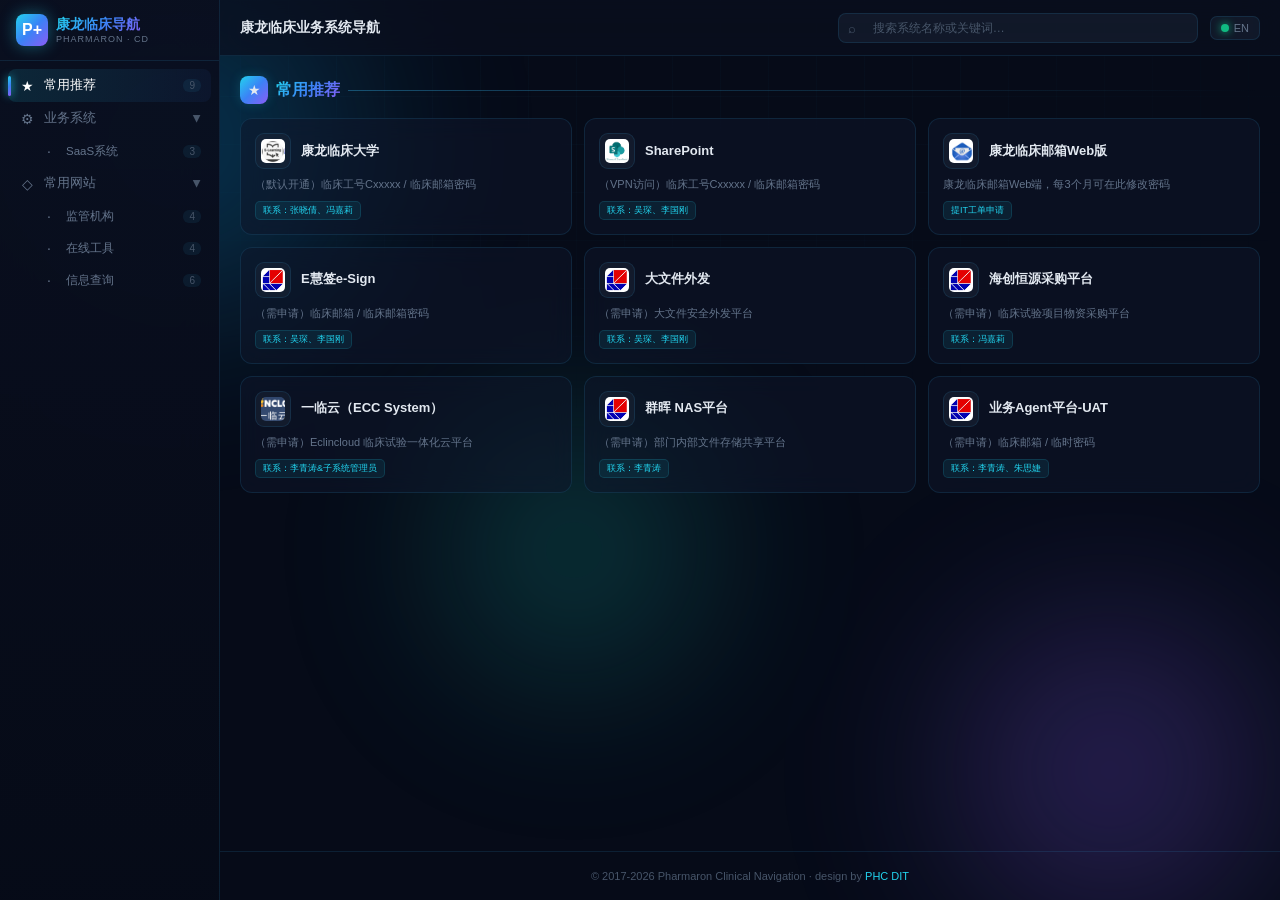
<file: 康龙临床网址导航.html>
<!DOCTYPE html>
<html lang="zh">
<head>
<meta charset="UTF-8">
<meta http-equiv="X-UA-Compatible" content="IE=edge">
<meta name="viewport" content="width=device-width, initial-scale=1.0">
<meta name="author" content="viggo">
<meta name="keywords" content="康龙临床网址导航">
<meta name="description" content="康龙临床业务系统导航">
<link rel="shortcut icon" href="https://navi.pharmaronclinical.com/assets/images/favicon.ico">
<title>康龙临床网址导航 | Pharmaron Clinical</title>
<style>
/* ============================================================
   AI + Medical Tech Design System
   ============================================================ */
:root {
  /* Brand palette */
  --c-bg-deep:   #060B18;
  --c-bg:        #0A0F1F;
  --c-surface:   rgba(15, 23, 42, 0.55);
  --c-surface-2: rgba(30, 41, 59, 0.45);
  --c-border:    rgba(56, 189, 248, 0.12);
  --c-border-hover: rgba(56, 189, 248, 0.35);

  /* Accents */
  --c-cyan:    #22D3EE;
  --c-blue:    #3B82F6;
  --c-violet:  #8B5CF6;
  --c-teal:    #14B8A6;
  --c-emerald: #10B981;
  --c-glow:    rgba(34, 211, 238, 0.15);

  /* Text */
  --c-text:       #E2E8F0;
  --c-text-muted: #64748B;
  --c-text-dim:   #475569;

  /* Gradients */
  --grad-primary: linear-gradient(135deg, #22D3EE 0%, #3B82F6 50%, #8B5CF6 100%);
  --grad-card:    linear-gradient(145deg, rgba(34,211,238,0.06) 0%, rgba(139,92,246,0.06) 100%);
  --grad-sidebar: linear-gradient(180deg, rgba(10,15,31,0.95) 0%, rgba(6,11,24,0.98) 100%);

  /* Layout */
  --sidebar-w: 220px;
  --header-h: 56px;
  --radius: 12px;
  --radius-sm: 8px;

  /* Shadows */
  --shadow-card: 0 4px 24px rgba(0,0,0,0.25);
  --shadow-glow: 0 0 24px rgba(34,211,238,0.18);
}

* { margin: 0; padding: 0; box-sizing: border-box; }

html { scroll-behavior: smooth; }

body {
  font-family: -apple-system, BlinkMacSystemFont, 'Segoe UI', 'PingFang SC', 'Microsoft YaHei', sans-serif;
  background: var(--c-bg-deep);
  color: var(--c-text);
  min-height: 100vh;
  overflow-x: hidden;
  position: relative;
}

/* ---- Animated background ---- */
.bg-canvas {
  position: fixed; inset: 0; z-index: 0; pointer-events: none; overflow: hidden;
}
.bg-blob {
  position: absolute; border-radius: 50%; filter: blur(80px); opacity: 0.35;
  animation: float 18s ease-in-out infinite;
}
.bg-blob.b1 { width: 520px; height: 520px; background: radial-gradient(circle, #0EA5E9 0%, transparent 70%); top: -120px; left: -80px; }
.bg-blob.b2 { width: 460px; height: 460px; background: radial-gradient(circle, #8B5CF6 0%, transparent 70%); bottom: -100px; right: -60px; animation-delay: -6s; }
.bg-blob.b3 { width: 380px; height: 380px; background: radial-gradient(circle, #14B8A6 0%, transparent 70%); top: 40%; left: 30%; animation-delay: -12s; }

@keyframes float {
  0%,100% { transform: translate(0,0) scale(1); }
  33%     { transform: translate(40px,-30px) scale(1.05); }
  66%     { transform: translate(-30px,20px) scale(0.95); }
}

/* Grid overlay */
.bg-grid {
  position: fixed; inset: 0; z-index: 0; pointer-events: none;
  background-image:
    linear-gradient(rgba(56,189,248,0.025) 1px, transparent 1px),
    linear-gradient(90deg, rgba(56,189,248,0.025) 1px, transparent 1px);
  background-size: 48px 48px;
  mask-image: radial-gradient(ellipse 80% 60% at 50% 0%, black 30%, transparent 80%);
}

/* ============================================================
   Layout
   ============================================================ */
.app { display: flex; min-height: 100vh; position: relative; z-index: 1; }

/* ---- Sidebar ---- */
.sidebar {
  width: var(--sidebar-w);
  background: var(--grad-sidebar);
  backdrop-filter: blur(20px);
  border-right: 1px solid var(--c-border);
  position: fixed; top: 0; left: 0; bottom: 0;
  z-index: 100;
  display: flex; flex-direction: column;
  transition: transform 0.3s cubic-bezier(0.4,0,0.2,1);
}

.sidebar-brand {
  padding: 14px 16px;
  border-bottom: 1px solid var(--c-border);
  display: flex; align-items: center; gap: 8px;
}
.sidebar-brand .logo-icon {
  width: 32px; height: 32px; border-radius: 8px;
  background: var(--grad-primary);
  display: flex; align-items: center; justify-content: center;
  font-size: 16px; color: #fff; font-weight: 700;
  box-shadow: 0 0 16px rgba(34,211,238,0.4);
}
.sidebar-brand .brand-text {
  font-size: 14px; font-weight: 700;
  background: var(--grad-primary);
  -webkit-background-clip: text; -webkit-text-fill-color: transparent;
  background-clip: text;
}
.sidebar-brand .brand-sub { font-size: 9px; color: var(--c-text-muted); letter-spacing: 1px; }

.nav-menu { flex: 1; overflow-y: auto; padding: 8px 8px; list-style: none; }
.nav-menu::-webkit-scrollbar { width: 4px; }
.nav-menu::-webkit-scrollbar-thumb { background: rgba(56,189,248,0.2); border-radius: 4px; }

.nav-section-label {
  font-size: 9px; text-transform: uppercase; letter-spacing: 1.5px;
  color: var(--c-text-dim); padding: 12px 10px 4px; font-weight: 600;
}

.nav-item {
  display: flex; align-items: center; gap: 8px;
  padding: 8px 10px; border-radius: var(--radius-sm);
  color: var(--c-text-muted); font-size: 12.5px; font-weight: 500;
  cursor: pointer; transition: all 0.2s;
  text-decoration: none; position: relative;
}
.nav-item .nav-icon { font-size: 14px; width: 18px; text-align: center; flex-shrink: 0; }
.nav-item:hover {
  color: var(--c-text); background: var(--c-surface-2);
}
.nav-item.active {
  color: #fff;
  background: linear-gradient(90deg, rgba(34,211,238,0.12) 0%, rgba(59,130,246,0.06) 100%);
}
.nav-item.active::before {
  content: ''; position: absolute; left: 0; top: 50%; transform: translateY(-50%);
  width: 3px; height: 20px; border-radius: 3px;
  background: var(--grad-primary);
  box-shadow: 0 0 8px var(--c-cyan);
}
.nav-item .nav-badge {
  margin-left: auto; font-size: 10px; color: var(--c-text-dim);
  background: rgba(56,189,248,0.08); padding: 1px 6px; border-radius: 6px;
}

/* Submenu */
.nav-sub { list-style: none; max-height: 0; overflow: hidden; transition: max-height 0.3s ease; }
.nav-sub.open { max-height: 500px; }
.nav-sub .nav-item { padding-left: 32px; font-size: 11.5px; }
.nav-arrow { margin-left: auto; font-size: 10px; transition: transform 0.2s; color: var(--c-text-dim); }
.nav-arrow.open { transform: rotate(90deg); }

/* ---- Main ---- */
.main {
  flex: 1; margin-left: var(--sidebar-w);
  display: flex; flex-direction: column;
  height: 100vh; overflow: hidden;
}

/* Header */
.header {
  height: var(--header-h);
  display: flex; align-items: center; gap: 12px;
  padding: 0 20px;
  background: rgba(10,15,31,0.7);
  backdrop-filter: blur(20px);
  border-bottom: 1px solid var(--c-border);
  position: sticky; top: 0; z-index: 50;
}
.header-toggle {
  display: none; background: none; border: none; color: var(--c-text-muted);
  font-size: 20px; cursor: pointer;
}
.header-title { font-size: 14px; font-weight: 600; color: var(--c-text); white-space: nowrap; }

.search-box {
  flex: 1; max-width: 360px; margin-left: auto; position: relative;
}
.search-box input {
  width: 100%; padding: 7px 14px 7px 34px;
  background: var(--c-surface-2); border: 1px solid var(--c-border);
  border-radius: var(--radius-sm); color: var(--c-text);
  font-size: 12px; outline: none; transition: all 0.2s;
}
.search-box input::placeholder { color: var(--c-text-dim); }
.search-box input:focus {
  border-color: rgba(34,211,238,0.4);
  box-shadow: 0 0 0 3px rgba(34,211,238,0.08);
}
.search-box .search-icon {
  position: absolute; left: 10px; top: 50%; transform: translateY(-50%);
  color: var(--c-text-dim); font-size: 13px;
}

.header-right { display: flex; align-items: center; gap: 10px; }
.lang-switch {
  display: flex; align-items: center; gap: 5px;
  padding: 5px 10px; border-radius: 7px;
  background: var(--c-surface-2); border: 1px solid var(--c-border);
  color: var(--c-text-muted); font-size: 11px; cursor: pointer; transition: 0.2s;
}
.lang-switch:hover { color: var(--c-text); border-color: var(--c-border-hover); }
.pulse-dot {
  width: 8px; height: 8px; border-radius: 50%;
  background: var(--c-emerald);
  box-shadow: 0 0 8px var(--c-emerald);
  animation: pulse 2s infinite;
}
@keyframes pulse {
  0%,100% { opacity: 1; transform: scale(1); }
  50%     { opacity: 0.5; transform: scale(0.8); }
}

/* Content */
.content { flex: 1; padding: 20px; overflow-y: auto; }
.content::-webkit-scrollbar { width: 5px; }
.content::-webkit-scrollbar-thumb { background: rgba(56,189,248,0.15); border-radius: 4px; }
.content::-webkit-scrollbar-track { background: transparent; }

/* Section — hidden unless active */
.section { display: none; }
.section.active { display: block; }
.section-header {
  display: flex; align-items: center; gap: 8px;
  margin-bottom: 14px; scroll-margin-top: 70px;
}
.section-icon {
  width: 28px; height: 28px; border-radius: 8px;
  background: var(--grad-primary);
  display: flex; align-items: center; justify-content: center;
  font-size: 14px; box-shadow: 0 0 12px rgba(34,211,238,0.2);
  flex-shrink: 0;
}
.section-title {
  font-size: 16px; font-weight: 700;
  background: var(--grad-primary);
  -webkit-background-clip: text; -webkit-text-fill-color: transparent;
  background-clip: text;
}
.section-line { flex: 1; height: 1px; background: linear-gradient(90deg, var(--c-border-hover), transparent); }

/* Sub-section — hidden unless active */
.subsection { display: none; margin-bottom: 20px; }
.subsection.active { display: block; }
.subsection-header {
  display: flex; align-items: center; gap: 6px; margin-bottom: 10px; margin-top: 6px;
}
.subsection-dot { width: 5px; height: 5px; border-radius: 50%; background: var(--c-cyan); box-shadow: 0 0 6px var(--c-cyan); }
.subsection-title { font-size: 13px; font-weight: 600; color: var(--c-text-muted); }

/* ---- Card Grid ---- */
.card-grid {
  display: grid;
  grid-template-columns: repeat(3, 1fr);
  gap: 12px;
}

/* Card */
.card {
  background: var(--c-surface);
  backdrop-filter: blur(12px);
  border: 1px solid var(--c-border);
  border-radius: var(--radius);
  padding: 14px 14px;
  cursor: pointer;
  transition: all 0.3s cubic-bezier(0.4,0,0.2,1);
  position: relative; overflow: hidden;
  display: flex; flex-direction: column; gap: 8px;
}
.card::before {
  content: ''; position: absolute; inset: 0;
  background: var(--grad-card);
  opacity: 0; transition: opacity 0.3s;
  pointer-events: none;
}
.card::after {
  content: ''; position: absolute; top: 0; left: 0; right: 0; height: 2px;
  background: var(--grad-primary);
  transform: scaleX(0); transform-origin: left;
  transition: transform 0.3s;
}
.card:hover {
  border-color: var(--c-border-hover);
  box-shadow: var(--shadow-glow);
  transform: translateY(-3px);
}
.card:hover::before { opacity: 1; }
.card:hover::after { transform: scaleX(1); }

.card-top { display: flex; align-items: center; gap: 10px; }
.card-logo {
  width: 36px; height: 36px; border-radius: 9px;
  background: var(--c-surface-2);
  border: 1px solid var(--c-border);
  display: flex; align-items: center; justify-content: center;
  overflow: hidden; flex-shrink: 0; transition: 0.3s;
}
.card:hover .card-logo {
  border-color: var(--c-border-hover);
  box-shadow: 0 0 12px rgba(34,211,238,0.15);
}
.card-logo img { width: 24px; height: 24px; border-radius: 5px; object-fit: cover; }
.card-logo .card-icon {
  font-size: 18px;
  background: var(--grad-primary);
  -webkit-background-clip: text; -webkit-text-fill-color: transparent;
  background-clip: text;
}
.card-name { font-size: 13px; font-weight: 600; color: var(--c-text); line-height: 1.3; }
.card-desc { font-size: 11px; color: var(--c-text-muted); line-height: 1.45; flex: 1; }
.card-tag {
  display: inline-block; font-size: 9px; padding: 2px 7px;
  border-radius: 5px; background: rgba(34,211,238,0.08);
  color: var(--c-cyan); border: 1px solid rgba(34,211,238,0.15);
  align-self: flex-start;
}
.card-tag.warn { background: rgba(251,191,36,0.08); color: #FBBF24; border-color: rgba(251,191,36,0.15); }

/* Hidden by search */
.card.hidden { display: none; }
.section.hidden, .subsection.hidden { display: none; }

/* No results */
.no-results {
  display: none; text-align: center; padding: 60px 20px;
  color: var(--c-text-muted); font-size: 14px;
}
.no-results.show { display: block; }
.no-results .nr-icon { font-size: 42px; margin-bottom: 12px; opacity: 0.3; }

/* ---- Footer ---- */
.footer {
  padding: 18px 20px; text-align: center;
  border-top: 1px solid var(--c-border);
  font-size: 11px; color: var(--c-text-dim);
}
.footer a { color: var(--c-cyan); text-decoration: none; }

/* Back to top */
.back-top {
  position: fixed; bottom: 20px; right: 20px;
  width: 40px; height: 40px; border-radius: 10px;
  background: var(--grad-primary);
  border: none; cursor: pointer; color: #fff; font-size: 18px;
  box-shadow: 0 4px 16px rgba(34,211,238,0.3);
  opacity: 0; transform: translateY(20px); transition: 0.3s;
  z-index: 90; display: flex; align-items: center; justify-content: center;
}
.back-top.show { opacity: 1; transform: translateY(0); }
.back-top:hover { box-shadow: 0 6px 24px rgba(34,211,238,0.45); }

/* Scroll progress */
.scroll-progress {
  position: fixed; top: 0; left: 0; height: 2px; width: 0%;
  background: var(--grad-primary); z-index: 200; transition: width 0.1s;
}

/* ---- Responsive ---- */
@media (max-width: 900px) {
  :root { --sidebar-w: 0px; }
  .sidebar { transform: translateX(-100%); width: 220px; }
  .sidebar.show { transform: translateX(0); }
  .header-toggle { display: block; }
  .content { padding: 14px; }
  .card-grid { grid-template-columns: repeat(2, 1fr); gap: 10px; }
  .search-box { max-width: none; }
  .header-title { display: none; }
}

/* Overlay for mobile sidebar */
.sidebar-overlay {
  display: none; position: fixed; inset: 0; background: rgba(0,0,0,0.5);
  z-index: 99; backdrop-filter: blur(2px);
}
.sidebar-overlay.show { display: block; }
</style>
</head>
<body>

<!-- Animated Background -->
<div class="bg-canvas">
  <div class="bg-blob b1"></div>
  <div class="bg-blob b2"></div>
  <div class="bg-blob b3"></div>
</div>
<div class="bg-grid"></div>

<!-- Scroll Progress -->
<div class="scroll-progress" id="scrollProgress"></div>

<div class="app">

  <!-- ============ Sidebar ============ -->
  <aside class="sidebar" id="sidebar">
    <div class="sidebar-brand">
      <div class="logo-icon">P+</div>
      <div>
        <div class="brand-text">康龙临床导航</div>
        <div class="brand-sub">PHARMARON · CD</div>
      </div>
    </div>
    <ul class="nav-menu" id="mainMenu">

      <li><a class="nav-item active" data-target="常用推荐" data-type="section"><span class="nav-icon">★</span>常用推荐<span class="nav-badge">9</span></a></li>
      <li>
        <a class="nav-item nav-parent" data-target="业务系统" data-type="section" data-toggle="sub-1">
          <span class="nav-icon">⚙</span>业务系统
          <span class="nav-arrow open">▶</span>
        </a>
        <ul class="nav-sub open" id="sub-1">
          <li><a class="nav-item" data-target="SaaS系统" data-type="subsection"><span class="nav-icon">·</span>SaaS系统<span class="nav-badge">3</span></a></li>
        </ul>
      </li>
      <li>
        <a class="nav-item nav-parent" data-target="常用网站" data-type="section" data-toggle="sub-2">
          <span class="nav-icon">◇</span>常用网站
          <span class="nav-arrow open">▶</span>
        </a>
        <ul class="nav-sub open" id="sub-2">
          <li><a class="nav-item" data-target="监管机构" data-type="subsection"><span class="nav-icon">·</span>监管机构<span class="nav-badge">4</span></a></li>
          <li><a class="nav-item" data-target="在线工具" data-type="subsection"><span class="nav-icon">·</span>在线工具<span class="nav-badge">4</span></a></li>
          <li><a class="nav-item" data-target="信息查询" data-type="subsection"><span class="nav-icon">·</span>信息查询<span class="nav-badge">6</span></a></li>
        </ul>
      </li>
    </ul>
  </aside>
  <div class="sidebar-overlay" id="sidebarOverlay"></div>

  <!-- ============ Main ============ -->
  <div class="main">

    <!-- Header -->
    <header class="header">
      <button class="header-toggle" id="menuToggle">☰</button>
      <span class="header-title">康龙临床业务系统导航</span>
      <div class="search-box">
        <span class="search-icon">⌕</span>
        <input type="text" id="searchInput" placeholder="搜索系统名称或关键词…" autocomplete="off">
      </div>
      <div class="header-right">
        <div class="lang-switch" onclick="window.open('https://navi.pharmaronclinical.com/en/index.html','_blank')">
          <span class="pulse-dot"></span> EN
        </div>
      </div>
    </header>

    <!-- Content -->
    <div class="content" id="content">

      <!-- ========== 常用推荐 ========== -->
      <div class="section" id="常用推荐">
        <div class="section-header">
          <div class="section-icon">★</div>
          <div class="section-title">常用推荐</div>
          <div class="section-line"></div>
        </div>
        <div class="card-grid">
          <div class="card" onclick="window.open('https://elearning.pharmaronclinical.com/','_blank')">
            <div class="card-top">
              <div class="card-logo"><img src="./康龙临床网址导航_files/behance.png" alt=""></div>
              <div class="card-name">康龙临床大学</div>
            </div>
            <div class="card-desc">（默认开通）临床工号Cxxxxx / 临床邮箱密码</div>
            <span class="card-tag">联系：张晓倩、冯嘉莉</span>
          </div>
          <div class="card" onclick="window.open('http://10.2.0.146/01%20CRO/Forms/AllItems.aspx?web=1','_blank')">
            <div class="card-top">
              <div class="card-logo"><img src="./康龙临床网址导航_files/uicn.png" alt=""></div>
              <div class="card-name">SharePoint</div>
            </div>
            <div class="card-desc">（VPN访问）临床工号Cxxxxx / 临床邮箱密码</div>
            <span class="card-tag">联系：吴琛、李国刚</span>
          </div>
          <div class="card" onclick="window.open('https://owa.pharmaron-bj.com/owa/','_blank')">
            <div class="card-top">
              <div class="card-logo"><img src="./康龙临床网址导航_files/mail.png" alt=""></div>
              <div class="card-name">康龙临床邮箱Web版</div>
            </div>
            <div class="card-desc">康龙临床邮箱Web端，每3个月可在此修改密码</div>
            <span class="card-tag">提IT工单申请</span>
          </div>
          <div class="card" onclick="window.open('https://esign-pro.pharmaronclinical.com/','_blank')">
            <div class="card-top">
              <div class="card-logo"><img src="./康龙临床网址导航_files/Iconfinder.png" alt=""></div>
              <div class="card-name">E慧签e-Sign</div>
            </div>
            <div class="card-desc">（需申请）临床邮箱 / 临床邮箱密码</div>
            <span class="card-tag">联系：吴琛、李国刚</span>
          </div>
          <div class="card" onclick="window.open('https://send.pharmaronclinical.com/','_blank')">
            <div class="card-top">
              <div class="card-logo"><img src="./康龙临床网址导航_files/Iconfinder.png" alt=""></div>
              <div class="card-name">大文件外发</div>
            </div>
            <div class="card-desc">（需申请）大文件安全外发平台</div>
            <span class="card-tag">联系：吴琛、李国刚</span>
          </div>
          <div class="card" onclick="window.open('https://www.hcbuy.com','_blank')">
            <div class="card-top">
              <div class="card-logo"><img src="./康龙临床网址导航_files/Iconfinder.png" alt=""></div>
              <div class="card-name">海创恒源采购平台</div>
            </div>
            <div class="card-desc">（需申请）临床试验项目物资采购平台</div>
            <span class="card-tag">联系：冯嘉莉</span>
          </div>
          <div class="card" onclick="window.open('https://clinical.eclincloud.com/mds/#/login','_blank')">
            <div class="card-top">
              <div class="card-logo"><img src="./康龙临床网址导航_files/yilin.png" alt=""></div>
              <div class="card-name">一临云（ECC System）</div>
            </div>
            <div class="card-desc">（需申请）Eclincloud 临床试验一体化云平台</div>
            <span class="card-tag">联系：李青涛&子系统管理员</span>
          </div>
          <div class="card" onclick="window.open('https://pharmaron-cd.cn5.quickconnect.cn/','_blank')">
            <div class="card-top">
              <div class="card-logo"><img src="./康龙临床网址导航_files/Iconfinder.png" alt=""></div>
              <div class="card-name">群晖 NAS平台</div>
            </div>
            <div class="card-desc">（需申请）部门内部文件存储共享平台</div>
            <span class="card-tag">联系：李青涛</span>
          </div>
          <div class="card" onclick="window.open('https://bizagent-uat.pharmaronclinical.com/login','_blank')">
            <div class="card-top">
              <div class="card-logo"><img src="./康龙临床网址导航_files/Iconfinder.png" alt=""></div>
              <div class="card-name">业务Agent平台-UAT</div>
            </div>
            <div class="card-desc">（需申请）临床邮箱 / 临时密码</div>
            <span class="card-tag">联系：李青涛、朱思婕</span>
          </div>
        </div>
      </div>

      <!-- ========== 业务系统 ========== -->
      <div class="section" id="业务系统">
        <div class="section-header">
          <div class="section-icon">⚙</div>
          <div class="section-title">业务系统</div>
          <div class="section-line"></div>
        </div>

        <!-- SaaS系统 -->
        <div class="subsection" id="SaaS系统">
          <div class="subsection-header">
            <div class="subsection-dot"></div>
            <div class="subsection-title">SaaS系统</div>
          </div>
          <div class="card-grid">
            <div class="card" onclick="window.open('https://clinical.eclincloud.com/mds/#/login','_blank')">
              <div class="card-top">
                <div class="card-logo"><img src="./康龙临床网址导航_files/yilin.png" alt=""></div>
                <div class="card-name">一临云（ECC System）</div>
              </div>
              <div class="card-desc">（需申请）Eclincloud 临床试验一体化云平台</div>
              <span class="card-tag">SaaS</span>
            </div>
            <div class="card" onclick="window.open('https://login.imedidata.com/login','_blank')">
              <div class="card-top">
                <div class="card-logo"><img src="./康龙临床网址导航_files/medi.png" alt=""></div>
                <div class="card-name">MEDIDATA</div>
              </div>
              <div class="card-desc">Medidata Clinical Cloud 临床研究平台</div>
              <span class="card-tag">SaaS</span>
            </div>
            <div class="card" onclick="window.open('https://www.trialos.com.cn/login/','_blank')">
              <div class="card-top">
                <div class="card-logo"><img src="./康龙临床网址导航_files/trial.png" alt=""></div>
                <div class="card-name">TrialOS药试圈</div>
              </div>
              <div class="card-desc">太美医疗临床试验平台</div>
              <span class="card-tag">SaaS</span>
            </div>
          </div>
        </div>
      </div>

      <!-- ========== 常用网站 ========== -->
      <div class="section" id="常用网站">
        <div class="section-header">
          <div class="section-icon">◇</div>
          <div class="section-title">常用网站</div>
          <div class="section-line"></div>
        </div>

        <!-- 监管机构 -->
        <div class="subsection" id="监管机构">
          <div class="subsection-header">
            <div class="subsection-dot"></div>
            <div class="subsection-title">监管机构</div>
          </div>
          <div class="card-grid">
            <div class="card" onclick="window.open('http://www.cde.org.cn/','_blank')">
              <div class="card-top">
                <div class="card-logo"><img src="./康龙临床网址导航_files/cde.png" alt=""></div>
                <div class="card-name">CDE</div>
              </div>
              <div class="card-desc">国家药品监督管理局药品评审中心</div>
              <span class="card-tag">监管·中国</span>
            </div>
            <div class="card" onclick="window.open('https://www.fda.gov/','_blank')">
              <div class="card-top">
                <div class="card-logo"><img src="./康龙临床网址导航_files/fda.png" alt=""></div>
                <div class="card-name">FDA</div>
              </div>
              <div class="card-desc">U.S. Food & Drug Administration</div>
              <span class="card-tag">监管·美国</span>
            </div>
            <div class="card" onclick="window.open('https://www.ema.europa.eu/en','_blank')">
              <div class="card-top">
                <div class="card-logo"><img src="./康龙临床网址导航_files/ema.png" alt=""></div>
                <div class="card-name">EMA</div>
              </div>
              <div class="card-desc">European Medicines Agency</div>
              <span class="card-tag">监管·欧盟</span>
            </div>
            <div class="card" onclick="window.open('https://fuwu.most.gov.cn/','_blank')">
              <div class="card-top">
                <div class="card-logo"><img src="./康龙临床网址导航_files/keji.png" alt=""></div>
                <div class="card-name">科技部</div>
              </div>
              <div class="card-desc">科技部政务服务平台</div>
              <span class="card-tag">监管·政务</span>
            </div>
          </div>
        </div>

        <!-- 在线工具 -->
        <div class="subsection" id="在线工具">
          <div class="subsection-header">
            <div class="subsection-dot"></div>
            <div class="subsection-title">在线工具</div>
          </div>
          <div class="card-grid">
            <div class="card" onclick="window.open('https://ai-bot.cn/','_blank')">
              <div class="card-top">
                <div class="card-logo"><span class="card-icon">📖</span></div>
                <div class="card-name">AI 工具集</div>
              </div>
              <div class="card-desc">AI 工具分类合集</div>
              <span class="card-tag">效率工具</span>
            </div>
            <div class="card" onclick="window.open('https://www.aitoollab.cn/','_blank')">
              <div class="card-top">
                <div class="card-logo"><span class="card-icon">📖</span></div>
                <div class="card-name">AI 工具百宝箱</div>
              </div>
              <div class="card-desc">AI 工具百宝箱</div>
              <span class="card-tag">效率工具</span>
            </div>
            <div class="card" onclick="window.open('https://www.termonline.cn/index','_blank')">
              <div class="card-top">
                <div class="card-logo"><span class="card-icon">📖</span></div>
                <div class="card-name">术语在线</div>
              </div>
              <div class="card-desc">全国科学技术名词审定委员会术语知识服务平台</div>
              <span class="card-tag">术语</span>
            </div>
            <div class="card" onclick="window.open('https://www.lanrenexcel.com/','_blank')">
              <div class="card-top">
                <div class="card-logo"><span class="card-icon">📖</span></div>
                <div class="card-name">懒人Excel</div>
              </div>
              <div class="card-desc">Excel函数公式、操作技巧、数据分析、图表模板、VBA教程</div>
              <span class="card-tag">效率工具</span>
            </div>
          </div>
        </div>

        <!-- 信息查询 -->
        <div class="subsection" id="信息查询">
          <div class="subsection-header">
            <div class="subsection-dot"></div>
            <div class="subsection-title">信息查询</div>
          </div>
          <div class="card-grid">
            <div class="card" onclick="window.open('https://gcp.nidatraining.org/','_blank')">
              <div class="card-top">
                <div class="card-logo"><span class="card-icon">🎓</span></div>
                <div class="card-name">GCP培训信息</div>
              </div>
              <div class="card-desc">Good Clinical Practice (GCP) 课程，基于ICH GCP原则</div>
              <span class="card-tag">培训</span>
            </div>
            <div class="card" onclick="window.open('https://beian.cfdi.org.cn/CTMDS/','_blank')">
              <div class="card-top">
                <div class="card-logo"><span class="card-icon">🏥</span></div>
                <div class="card-name">CFDI药物临床机构查询</div>
              </div>
              <div class="card-desc">药物临床试验机构备案管理信息平台查询</div>
              <span class="card-tag">机构查询</span>
            </div>
            <div class="card" onclick="window.open('http://www.chinadrugtrials.org.cn/','_blank')">
              <div class="card-top">
                <div class="card-logo"><span class="card-icon">📋</span></div>
                <div class="card-name">国内临床试验登记查询</div>
              </div>
              <div class="card-desc">CDE药物临床试验登记和信息公示平台</div>
              <span class="card-tag">试验登记</span>
            </div>
            <div class="card" onclick="window.open('https://www.chictr.org.cn/','_blank')">
              <div class="card-top">
                <div class="card-logo"><span class="card-icon">🗂</span></div>
                <div class="card-name">中国临床ChiCTR</div>
              </div>
              <div class="card-desc">中国临床试验注册中心，WHO国际临床试验注册平台一级注册机构</div>
              <span class="card-tag">注册·中国</span>
            </div>
            <div class="card" onclick="window.open('https://www.clinicaltrials.gov/','_blank')">
              <div class="card-top">
                <div class="card-logo"><span class="card-icon">🌐</span></div>
                <div class="card-name">美国临床ClinicalTrials</div>
              </div>
              <div class="card-desc">NIH/NLM与FDA运行的临床试验资料库，全球最大临床试验注册库</div>
              <span class="card-tag">注册·全球</span>
            </div>
            <div class="card" onclick="window.open('https://www.cde.org.cn/ectd/index','_blank')">
              <div class="card-top">
                <div class="card-logo"><span class="card-icon">📄</span></div>
                <div class="card-name">eCTD专栏 · CDE</div>
              </div>
              <div class="card-desc">药审中心eCTD专栏，含简介、动态、指导原则、业务流程等</div>
              <span class="card-tag">eCTD</span>
            </div>
          </div>
        </div>
      </div>

      <!-- No results -->
      <div class="no-results" id="noResults">
        <div class="nr-icon">⌕</div>
        <div>未找到匹配的系统，试试其他关键词？</div>
      </div>

    </div><!-- /content -->

    <!-- Footer -->
    <footer class="footer">
      © 2017-2026 Pharmaron Clinical Navigation · design by <a href="https://www.pharmaronclinical.com/" target="_blank">PHC DIT</a>
    </footer>

  </div><!-- /main -->
</div><!-- /app -->

<!-- Back to top -->
<button class="back-top" id="backTop" title="返回顶部">↑</button>

<script>
(function() {
  var contentEl = document.getElementById('content');
  var sections = document.querySelectorAll('.section');
  var subsections = document.querySelectorAll('.subsection');
  var navItems = document.querySelectorAll('.nav-item[data-target]');
  var noResults = document.getElementById('noResults');
  var searchInput = document.getElementById('searchInput');
  var cards = document.querySelectorAll('.card');
  var backTop = document.getElementById('backTop');

  // ---- Navigation: show only the clicked module ----
  function navigate(target, type) {
    // Hide everything
    sections.forEach(function(s) { s.classList.remove('active'); });
    subsections.forEach(function(sub) { sub.classList.remove('active'); });

    if (type === 'section') {
      // Show entire section + all its subsections
      var section = document.getElementById(target);
      if (section) {
        section.classList.add('active');
        section.querySelectorAll('.subsection').forEach(function(sub) {
          sub.classList.add('active');
        });
      }
    } else {
      // Show parent section + only this subsection
      var sub = document.getElementById(target);
      if (sub) {
        var section = sub.closest('.section');
        if (section) section.classList.add('active');
        sub.classList.add('active');
      }
    }
    contentEl.scrollTop = 0;
  }

  navItems.forEach(function(item) {
    item.addEventListener('click', function(e) {
      e.preventDefault();
      var target = this.getAttribute('data-target');
      var type = this.getAttribute('data-type');

      navigate(target, type);

      // Active state
      navItems.forEach(function(n) { n.classList.remove('active'); });
      this.classList.add('active');

      // Ensure parent submenu stays open
      if (this.classList.contains('nav-parent')) {
        var toggleId = this.getAttribute('data-toggle');
        if (toggleId) {
          var sub = document.getElementById(toggleId);
          if (sub) sub.classList.add('open');
          var arrow = this.querySelector('.nav-arrow');
          if (arrow) arrow.classList.add('open');
        }
      }

      // Close mobile sidebar
      if (window.innerWidth <= 900) {
        document.getElementById('sidebar').classList.remove('show');
        document.getElementById('sidebarOverlay').classList.remove('show');
      }

      // Clear search when switching modules
      if (searchInput.value) {
        searchInput.value = '';
        cards.forEach(function(c) { c.classList.remove('hidden'); });
        noResults.classList.remove('show');
      }
    });
  });

  // ---- Search filter (within current module) ----
  searchInput.addEventListener('input', function() {
    var q = this.value.trim().toLowerCase();
    var totalVisible = 0;

    // Only search in currently active cards
    var activeCards = document.querySelectorAll('.section.active .card');

    activeCards.forEach(function(card) {
      var name = (card.querySelector('.card-name') || {}).textContent || '';
      var desc = (card.querySelector('.card-desc') || {}).textContent || '';
      var tag = (card.querySelector('.card-tag') || {}).textContent || '';
      var text = (name + ' ' + desc + ' ' + tag).toLowerCase();
      if (q === '' || text.indexOf(q) !== -1) {
        card.classList.remove('hidden');
        totalVisible++;
      } else {
        card.classList.add('hidden');
      }
    });

    // Hide empty subsections within active section
    document.querySelectorAll('.subsection.active').forEach(function(sub) {
      var visible = sub.querySelectorAll('.card:not(.hidden)').length;
      sub.style.display = (q && visible === 0) ? 'none' : '';
    });

    noResults.classList.toggle('show', q !== '' && totalVisible === 0);
  });

  // ---- Content scroll: back to top ----
  contentEl.addEventListener('scroll', function() {
    if (contentEl.scrollTop > 200) backTop.classList.add('show');
    else backTop.classList.remove('show');
  });

  backTop.addEventListener('click', function() {
    contentEl.scrollTo({ top: 0, behavior: 'smooth' });
  });

  // ---- Mobile sidebar ----
  var menuToggle = document.getElementById('menuToggle');
  var sidebar = document.getElementById('sidebar');
  var overlay = document.getElementById('sidebarOverlay');
  if (menuToggle) {
    menuToggle.addEventListener('click', function() {
      sidebar.classList.add('show');
      overlay.classList.add('show');
    });
  }
  if (overlay) {
    overlay.addEventListener('click', function() {
      sidebar.classList.remove('show');
      overlay.classList.remove('show');
    });
  }

  // ---- Init: show first section ----
  navigate('常用推荐', 'section');
})();
</script>

</body>
</html>
</file>
